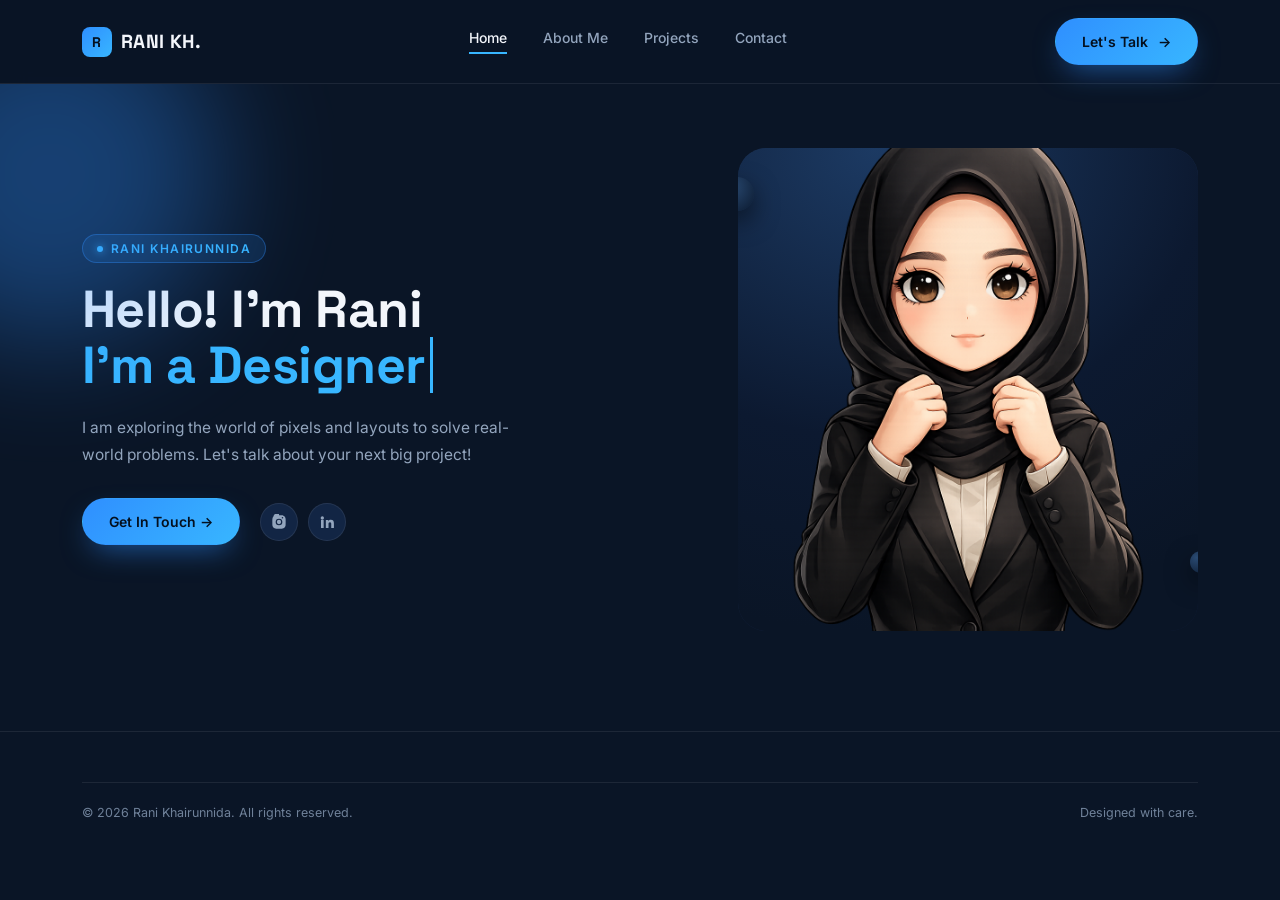
<file: index.html>
<!DOCTYPE html>
<html lang="en">
<head>
<meta charset="UTF-8">
<meta name="viewport" content="width=device-width, initial-scale=1.0">
<title>Rani Khairunnida — UI/UX Designer</title>
<link rel="preconnect" href="https://fonts.googleapis.com">
<link href="https://fonts.googleapis.com/css2?family=Space+Grotesk:wght@500;600;700&family=Inter:wght@400;500;600&display=swap" rel="stylesheet">
<link rel="stylesheet" href="style.css">
</head>
<body>

<header class="site">
  <div class="nav">
    <a href="index.html" class="logo"><span class="logo-mark">R</span>RANI KH.</a>
    <nav class="nav-links">
      <a href="index.html" class="active">Home</a>
      <a href="aboutme.html">About Me</a>
      <a href="project.html">Projects</a>
      <a href="contact.html">Contact</a>
    </nav>
    <div class="nav-cta">
      <a href="contact.html" class="btn btn-primary"><span>Let's Talk</span> &rarr;</a>
      <button class="burger" aria-label="Toggle menu">&#9776;</button>
    </div>
  </div>
</header>

<!-- HERO -->
<section class="hero">
  <div class="blob" style="width:340px;height:340px;background:#2F8FFF;top:-80px;left:-120px;"></div>
  <div class="wrap hero-grid">
    <div>
      <span class="eyebrow">Rani Khairunnida</span>
      <h1>Hello! I'm Rani<br><span class="sub">I'm a Designer<span class="cursor">&nbsp;</span></span></h1>
      <p class="lead">I am exploring the world of pixels and layouts to solve real-world problems. Let's talk about your next big project!</p>
      <div class="hero-actions">
        <a href="contact.html" class="btn btn-primary">Get In Touch &rarr;</a>
        <div class="social-row">
          <a class="social-btn" href="https://instagram.com/rn.dha_?igsh=MWk1MDI5amw3aWQ3Yg==" target="_blank" rel="noopener" aria-label="Instagram">
            <svg width="16" height="16" viewBox="0 0 24 24" fill="currentColor"><path d="M12 2c2.7 0 3.06.01 4.12.06 1.06.05 1.79.22 2.43.47.66.26 1.22.6 1.77 1.16.5.5.87 1.06 1.16 1.77.25.64.42 1.37.47 2.43C22 8.94 22 9.3 22 12s-.01 3.06-.06 4.12c-.05 1.06-.22 1.79-.47 2.43a4.9 4.9 0 0 1-1.16 1.77 4.9 4.9 0 0 1-1.77 1.16c-.64.25-1.37.42-2.43.47C15.06 22 14.7 22 12 22s-3.06-.01-4.12-.06c-1.06-.05-1.79-.22-2.43-.47a4.9 4.9 0 0 1-1.77-1.16 4.9 4.9 0 0 1-1.16-1.77c-.25-.64-.42-1.37-.47-2.43C2 15.06 2 14.7 2 12s.01-3.06.06-4.12c.05-1.06.22-1.79.47-2.43.26-.66.6-1.22 1.16-1.77A4.9 4.9 0 0 1 5.46.52c.64-.25 1.37-.42 2.43-.47C8.94.01 9.3 0 12 0Zm0 5a5 5 0 1 0 0 10 5 5 0 0 0 0-10Zm0 8.2a3.2 3.2 0 1 1 0-6.4 3.2 3.2 0 0 1 0 6.4Zm5.2-8.4a1.17 1.17 0 1 0 0-2.34 1.17 1.17 0 0 0 0 2.34Z"/></svg>
          </a>
          <a class="social-btn" href="https://linkedin.com" target="_blank" rel="noopener" aria-label="LinkedIn">
            <svg width="16" height="16" viewBox="0 0 24 24" fill="currentColor"><path d="M4.98 3.5a2.5 2.5 0 1 1 0 5 2.5 2.5 0 0 1 0-5ZM3 9h4v12H3V9Zm7 0h3.8v1.7h.05c.53-.98 1.83-2 3.76-2 4.02 0 4.76 2.5 4.76 5.75V21h-4v-5.6c0-1.34-.02-3.07-1.9-3.07-1.9 0-2.2 1.44-2.2 2.97V21h-4V9Z"/></svg>
          </a>
        </div>
      </div>
    </div>

    <div class="hero-photo">
      <div class="ring-decor r1"></div>
      <div class="ring-decor r2"></div>
      <div class="photo-frame">
        <img src="chibi menyamping.png" alt="Rani Khairunnida" style="width:100%;height:100%;object-fit:cover;">
      </div>
      <div class="floating-dot" style="width:34px;height:34px;top:6%;left:-4%;"></div>
      <div class="floating-dot" style="width:22px;height:22px;bottom:12%;right:-3%;"></div>
    </div>
  </div>
</section>

<footer class="site">
  <div class="wrap">
    <div class="footer-bottom">
      <span>© 2026 Rani Khairunnida. All rights reserved.</span>
      <span>Designed with care.</span>
    </div>
  </div>
</footer>

<script src="script.js"></script>
<script>renderProjectGrid('home-project-grid', 1, 3);</script>
</body>
</html>
</file>
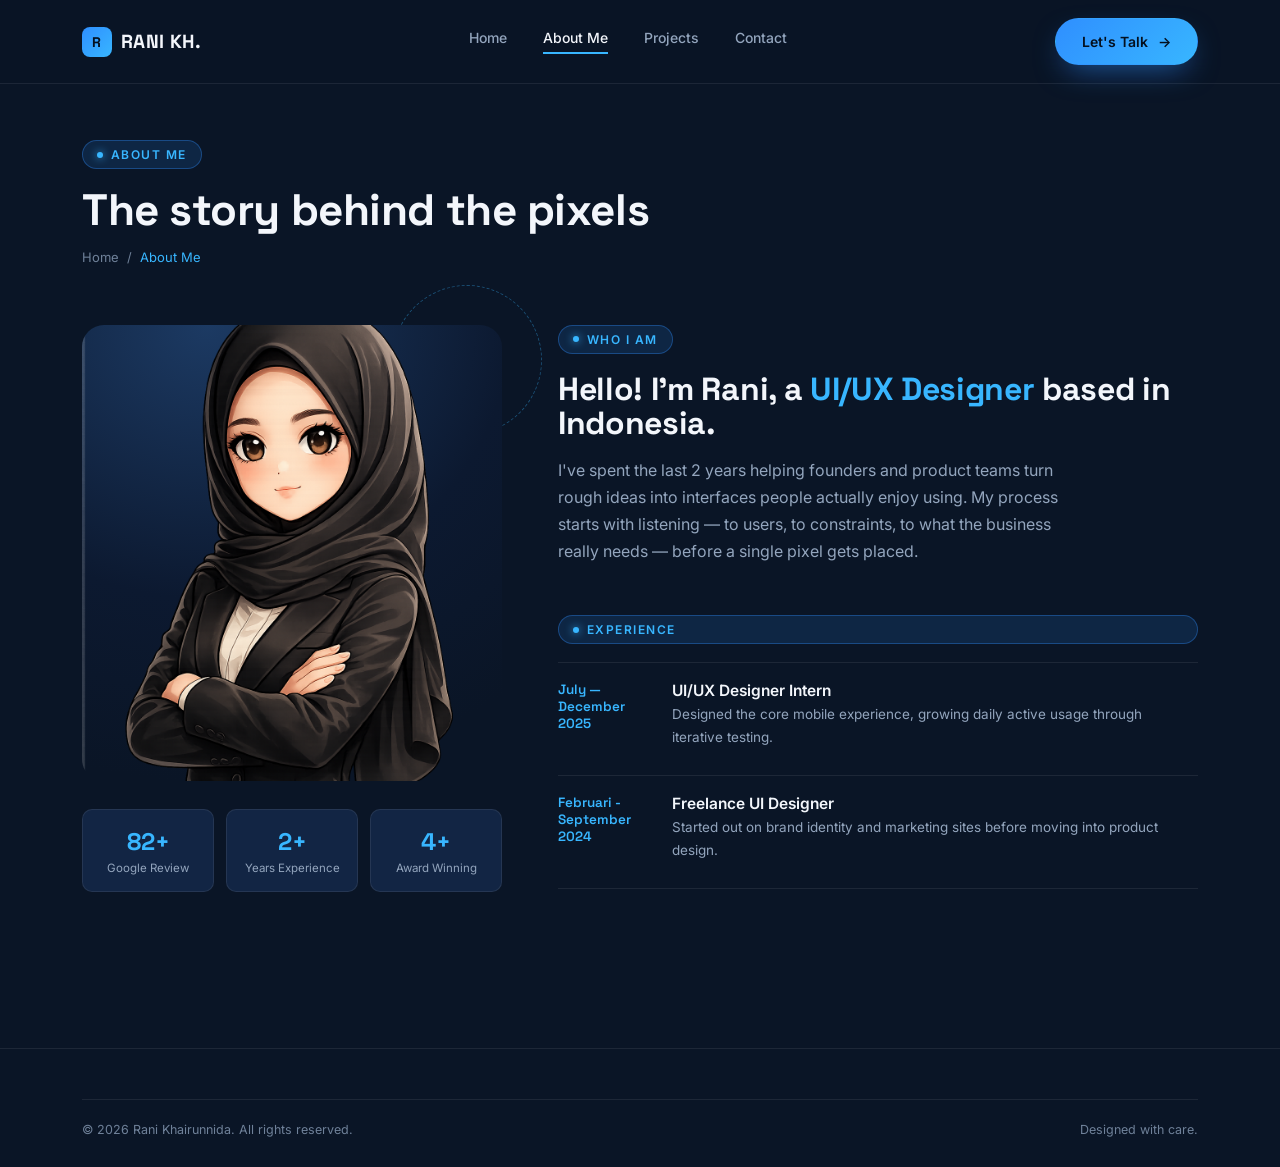
<file: aboutme.html>
<!DOCTYPE html>
<html lang="en">
<head>
<meta charset="UTF-8">
<meta name="viewport" content="width=device-width, initial-scale=1.0">
<title>About Me — Rani Khairunnida</title>
<link rel="preconnect" href="https://fonts.googleapis.com">
<link href="https://fonts.googleapis.com/css2?family=Space+Grotesk:wght@500;600;700&family=Inter:wght@400;500;600&display=swap" rel="stylesheet">
<link rel="stylesheet" href="style.css">
</head>
<body>

<header class="site">
  <div class="nav">
    <a href="index.html" class="logo"><span class="logo-mark">R</span>RANI KH.</a>
    <nav class="nav-links">
      <a href="index.html">Home</a>
      <a href="aboutme.html" class="active">About Me</a>
      <a href="project.html">Projects</a>
      <a href="contact.html">Contact</a>
    </nav>
    <div class="nav-cta">
      <a href="contact.html" class="btn btn-primary"><span>Let's Talk</span> &rarr;</a>
      <button class="burger" aria-label="Toggle menu">&#9776;</button>
    </div>
  </div>
</header>

<section class="page-hero">
  <div class="wrap">
    <span class="eyebrow">About Me</span>
    <h1>The story behind the pixels</h1>
    <div class="breadcrumb"><a href="index.html">Home</a> <span>/</span> <span class="accent">About Me</span></div>
  </div>
</section>

<!-- MAIN ABOUT: photo + stats on left, bio + experience list on right -->
<section style="padding-top:20px;">
  <div class="wrap about-grid" style="align-items:flex-start;">
    <div>
      <div class="about-photo">
        <div class="ring-decor"></div>
        <div class="photo-frame">
          <img src="chibi depan.png" alt="Rani Khairunnida" style="width:100%;height:100%;object-fit:cover;">
        </div>
      </div>
      <div class="about-stats">
        <div class="stat-box"><div class="num">82+</div><div class="lbl">Google Review</div></div>
        <div class="stat-box"><div class="num">2+</div><div class="lbl">Years Experience</div></div>
        <div class="stat-box"><div class="num">4+</div><div class="lbl">Award Winning</div></div>
      </div>
    </div>

    <div class="about-copy">
      <span class="eyebrow">Who I Am</span>
      <h2>Hello! I'm Rani, a <span class="accent">UI/UX Designer</span> based in Indonesia.</h2>
      <p>I've spent the last 2 years helping founders and product teams turn rough ideas into interfaces people actually enjoy using. My process starts with listening — to users, to constraints, to what the business really needs — before a single pixel gets placed.</p>

      <!-- Experience column beside the photo -->
      <div class="exp-list">
        <span class="eyebrow" style="margin-top:20px;">Experience</span>
        <div class="exp-item">
          <span class="exp-year">July — December 2025</span>
          <div>
            <div class="exp-role">UI/UX Designer Intern</div>
            <p class="exp-desc">Designed the core mobile experience, growing daily active usage through iterative testing.</p>
          </div>
        </div>
        <div class="exp-item">
          <span class="exp-year">Februari - September 2024</span>
          <div>
            <div class="exp-role">Freelance UI Designer</div>
            <p class="exp-desc">Started out on brand identity and marketing sites before moving into product design.</p>
          </div>
        </div>
      </div>
    </div>
  </div>
</section>

<footer class="site">
  <div class="wrap">
    <div class="footer-bottom">
      <span>© 2026 Rani Khairunnida. All rights reserved.</span>
      <span>Designed with care.</span>
    </div>
  </div>
</footer>

<script src="script.js"></script>
</body>
</html>
</file>
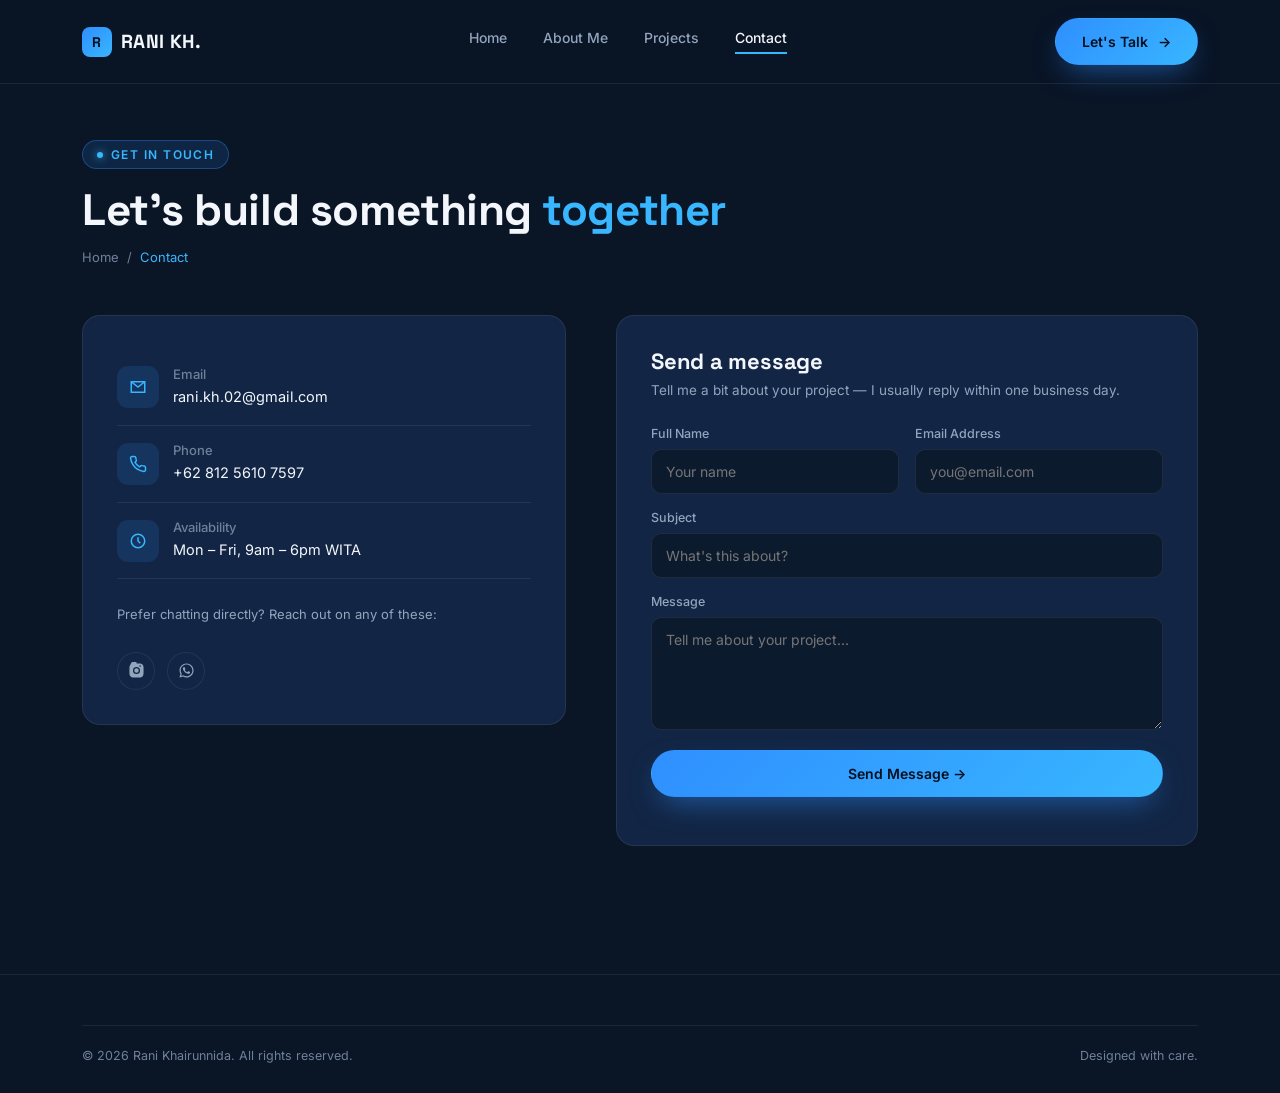
<file: contact.html>
<!DOCTYPE html>
<html lang="en">
<head>
<meta charset="UTF-8">
<meta name="viewport" content="width=device-width, initial-scale=1.0">
<title>Contact — Rani Khairunnida</title>
<link rel="preconnect" href="https://fonts.googleapis.com">
<link href="https://fonts.googleapis.com/css2?family=Space+Grotesk:wght@500;600;700&family=Inter:wght@400;500;600&display=swap" rel="stylesheet">
<link rel="stylesheet" href="style.css">
</head>
<body>

<header class="site">
  <div class="nav">
    <a href="index.html" class="logo"><span class="logo-mark">R</span>RANI KH.</a>
    <nav class="nav-links">
      <a href="index.html">Home</a>
      <a href="aboutme.html">About Me</a>
      <a href="project.html">Projects</a>
      <a href="contact.html" class="active">Contact</a>
    </nav>
    <div class="nav-cta">
      <a href="contact.html" class="btn btn-primary"><span>Let's Talk</span> &rarr;</a>
      <button class="burger" aria-label="Toggle menu">&#9776;</button>
    </div>
  </div>
</header>

<section class="page-hero">
  <div class="wrap">
    <span class="eyebrow">Get In Touch</span>
    <h1>Let's build something <span class="accent">together</span></h1>
    <div class="breadcrumb"><a href="index.html">Home</a> <span>/</span> <span class="accent">Contact</span></div>
  </div>
</section>

<section style="padding-top:10px;">
  <div class="wrap contact-grid">

    <!-- Contact info + socials -->
    <div>
      <div class="contact-info-card">
        <div class="contact-line">
          <div class="icon-box">
            <svg width="18" height="18" viewBox="0 0 24 24" fill="none" stroke="currentColor" stroke-width="2"><path d="M4 4h16v16H4z" opacity="0"/><path d="M3 5h18v14H3z"/><path d="m3 5 9 7 9-7"/></svg>
          </div>
          <div><h5>Email</h5><p>rani.kh.02@gmail.com</p></div>
        </div>
        <div class="contact-line">
          <div class="icon-box">
            <svg width="18" height="18" viewBox="0 0 24 24" fill="none" stroke="currentColor" stroke-width="2"><path d="M22 16.9v3a2 2 0 0 1-2.2 2 19.8 19.8 0 0 1-8.6-3.1 19.5 19.5 0 0 1-6-6A19.8 19.8 0 0 1 2.1 4.2 2 2 0 0 1 4.1 2h3a2 2 0 0 1 2 1.7c.1.9.3 1.8.6 2.7a2 2 0 0 1-.4 2.1L8 9.9a16 16 0 0 0 6 6l1.4-1.3a2 2 0 0 1 2.1-.4c.9.3 1.8.5 2.7.6a2 2 0 0 1 1.8 2Z"/></svg>
          </div>
          <div><h5>Phone</h5><p>+62 812 5610 7597</p></div>
        </div>
        <div class="contact-line">
          <div class="icon-box">
            <svg width="18" height="18" viewBox="0 0 24 24" fill="none" stroke="currentColor" stroke-width="2"><circle cx="12" cy="12" r="9"/><path d="M12 7v5l3 3"/></svg>
          </div>
          <div><h5>Availability</h5><p>Mon – Fri, 9am – 6pm WITA</p></div>
        </div>

        <p style="margin-top:24px;font-size:13px;color:var(--muted);">Prefer chatting directly? Reach out on any of these:</p>
        <div class="social-follow">
          <a class="social-btn" href="https://instagram.com/rn.dha_?igsh=MWk1MDI5amw3aWQ3Yg==" target="_blank" rel="noopener" aria-label="Instagram">
            <svg width="17" height="17" viewBox="0 0 24 24" fill="currentColor"><path d="M12 2c2.7 0 3.06.01 4.12.06 1.06.05 1.79.22 2.43.47.66.26 1.22.6 1.77 1.16.5.5.87 1.06 1.16 1.77.25.64.42 1.37.47 2.43C22 8.94 22 9.3 22 12s-.01 3.06-.06 4.12c-.05 1.06-.22 1.79-.47 2.43a4.9 4.9 0 0 1-1.16 1.77 4.9 4.9 0 0 1-1.77 1.16c-.64.25-1.37.42-2.43.47C15.06 22 14.7 22 12 22s-3.06-.01-4.12-.06c-1.06-.05-1.79-.22-2.43-.47a4.9 4.9 0 0 1-1.77-1.16 4.9 4.9 0 0 1-1.16-1.77c-.25-.64-.42-1.37-.47-2.43C2 15.06 2 14.7 2 12s.01-3.06.06-4.12c.05-1.06.22-1.79.47-2.43.26-.66.6-1.22 1.16-1.77A4.9 4.9 0 0 1 5.46.52c.64-.25 1.37-.42 2.43-.47C8.94.01 9.3 0 12 0Zm0 5a5 5 0 1 0 0 10 5 5 0 0 0 0-10Zm0 8.2a3.2 3.2 0 1 1 0-6.4 3.2 3.2 0 0 1 0 6.4Zm5.2-8.4a1.17 1.17 0 1 0 0-2.34 1.17 1.17 0 0 0 0 2.34Z"/></svg>
          </a>
          <a class="social-btn" href="https://wa.me/6281256107597" target="_blank" rel="noopener" aria-label="WhatsApp">
            <svg width="17" height="17" viewBox="0 0 24 24" fill="currentColor"><path d="M12.04 2C6.58 2 2.13 6.45 2.13 11.91c0 1.75.46 3.45 1.33 4.95L2 22l5.29-1.39a9.9 9.9 0 0 0 4.75 1.21h.01c5.46 0 9.9-4.45 9.9-9.91C21.96 6.45 17.5 2 12.04 2Zm0 18.05h-.01a8.2 8.2 0 0 1-4.19-1.15l-.3-.18-3.14.82.84-3.06-.2-.32a8.17 8.17 0 0 1-1.26-4.35c0-4.53 3.69-8.22 8.26-8.22 2.2 0 4.28.86 5.83 2.42a8.17 8.17 0 0 1 2.42 5.82c0 4.53-3.69 8.22-8.25 8.22Zm4.52-6.16c-.25-.12-1.47-.72-1.7-.81-.23-.08-.39-.12-.56.13-.16.24-.64.81-.78.97-.15.17-.29.19-.53.06-.25-.12-1.05-.39-2-1.23a7.5 7.5 0 0 1-1.38-1.72c-.15-.24-.02-.38.11-.5.11-.11.25-.29.37-.43.13-.15.17-.25.25-.42.08-.16.04-.31-.02-.43-.06-.12-.56-1.35-.77-1.85-.2-.48-.41-.42-.56-.42-.15 0-.31-.02-.48-.02-.16 0-.43.06-.66.31-.22.24-.87.85-.87 2.08 0 1.22.89 2.4 1.02 2.57.12.16 1.75 2.67 4.24 3.75.59.26 1.05.4 1.41.52.59.19 1.13.16 1.55.1.48-.07 1.47-.6 1.67-1.18.21-.58.21-1.07.15-1.18-.06-.1-.23-.16-.48-.28Z"/></svg>
          </a>
        </div>
      </div>
    </div>

    <!-- Contact form -->
    <div class="form-card">
      <h2 style="font-size:22px;margin-bottom:6px;">Send a message</h2>
      <p style="margin-bottom:24px;font-size:13.5px;">Tell me a bit about your project — I usually reply within one business day.</p>
      <form id="contact-form">
        <div class="form-row">
          <div class="field">
            <label for="name">Full Name</label>
            <input type="text" id="name" name="name" placeholder="Your name" required>
          </div>
          <div class="field">
            <label for="email">Email Address</label>
            <input type="email" id="email" name="email" placeholder="you@email.com" required>
          </div>
        </div>
        <div class="field full" style="margin-bottom:16px;">
          <label for="subject">Subject</label>
          <input type="text" id="subject" name="subject" placeholder="What's this about?" required>
        </div>
        <div class="field full" style="margin-bottom:20px;">
          <label for="message">Message</label>
          <textarea id="message" name="message" rows="5" placeholder="Tell me about your project..." required></textarea>
        </div>
        <button type="submit" class="btn btn-primary" style="width:100%;justify-content:center;">Send Message &rarr;</button>
        <p class="form-note"></p>
      </form>
    </div>
  </div>
</section>

<footer class="site">
  <div class="wrap">
    <div class="footer-bottom">
      <span>© 2026 Rani Khairunnida. All rights reserved.</span>
      <span>Designed with care.</span>
    </div>
  </div>
</footer>

<script src="script.js"></script>
<script>setupContactForm();</script>
</body>
</html>
</file>
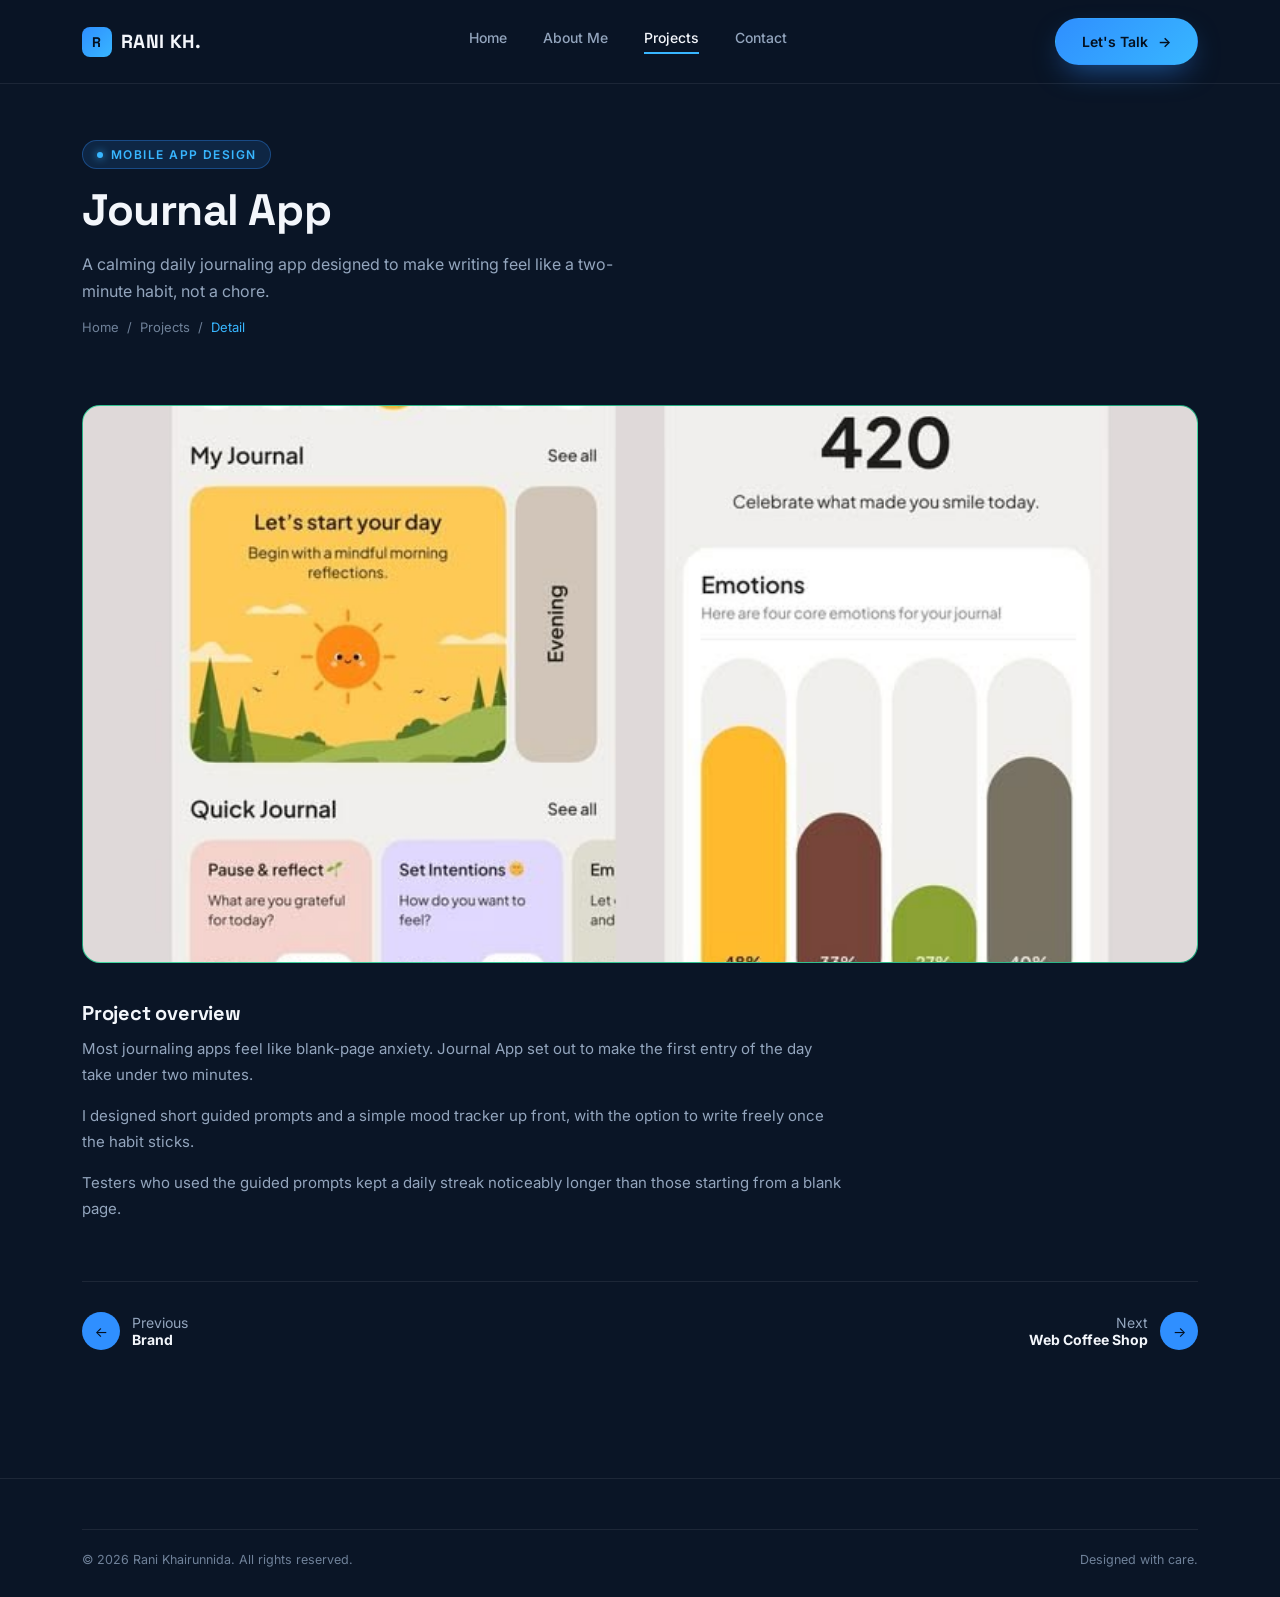
<file: detailproject.html>
<!DOCTYPE html>
<html lang="en">
<head>
<meta charset="UTF-8">
<meta name="viewport" content="width=device-width, initial-scale=1.0">
<title>Project Detail — Rani Khairunnida</title>
<link rel="preconnect" href="https://fonts.googleapis.com">
<link href="https://fonts.googleapis.com/css2?family=Space+Grotesk:wght@500;600;700&family=Inter:wght@400;500;600&display=swap" rel="stylesheet">
<link rel="stylesheet" href="style.css">
</head>
<body id="project-detail">

<header class="site">
  <div class="nav">
    <a href="index.html" class="logo"><span class="logo-mark">R</span>RANI KH.</a>
    <nav class="nav-links">
      <a href="index.html">Home</a>
      <a href="aboutme.html">About Me</a>
      <a href="project.html" class="active">Projects</a>
      <a href="contact.html">Contact</a>
    </nav>
    <div class="nav-cta">
      <a href="contact.html" class="btn btn-primary"><span>Let's Talk</span> &rarr;</a>
      <button class="burger" aria-label="Toggle menu">&#9776;</button>
    </div>
  </div>
</header>

<section class="page-hero">
  <div class="wrap">
    <span class="eyebrow" id="detail-eyebrow">Website Design</span>
    <h1 id="detail-title">Project Title</h1>
    <p style="max-width:560px;margin-top:16px;" id="detail-summary"></p>
    <div class="breadcrumb"><a href="index.html">Home</a> <span>/</span> <a href="project.html">Projects</a> <span>/</span> <span class="accent" id="detail-crumb">Detail</span></div>
  </div>
</section>

<section style="padding-top:0;">
  <div class="wrap">
    <div class="detail-hero-img" id="detail-hero-img">
      <img id="detail-hero-photo" src="" alt="" style="width:100%;height:100%;object-fit:cover;display:block;">
    </div>

    <div class="detail-body" id="detail-body"></div>

    <div class="prev-next">
      <a class="pn-link" id="prev-link" href="#">
        <span class="btn-arrow" style="transform:scaleX(-1);">&rarr;</span>
        <span>Previous<br><strong id="prev-title" style="color:var(--ink);"></strong></span>
      </a>
      <a class="pn-link" id="next-link" href="#" style="text-align:right;flex-direction:row-reverse;">
        <span class="btn-arrow">&rarr;</span>
        <span>Next<br><strong id="next-title" style="color:var(--ink);"></strong></span>
      </a>
    </div>
  </div>
</section>

<footer class="site">
  <div class="wrap">
    <div class="footer-bottom">
      <span>© 2026 Rani Khairunnida. All rights reserved.</span>
      <span>Designed with care.</span>
    </div>
  </div>
</footer>

<script src="script.js"></script>
<script>renderProjectDetail();</script>
</body>
</html>
</file>
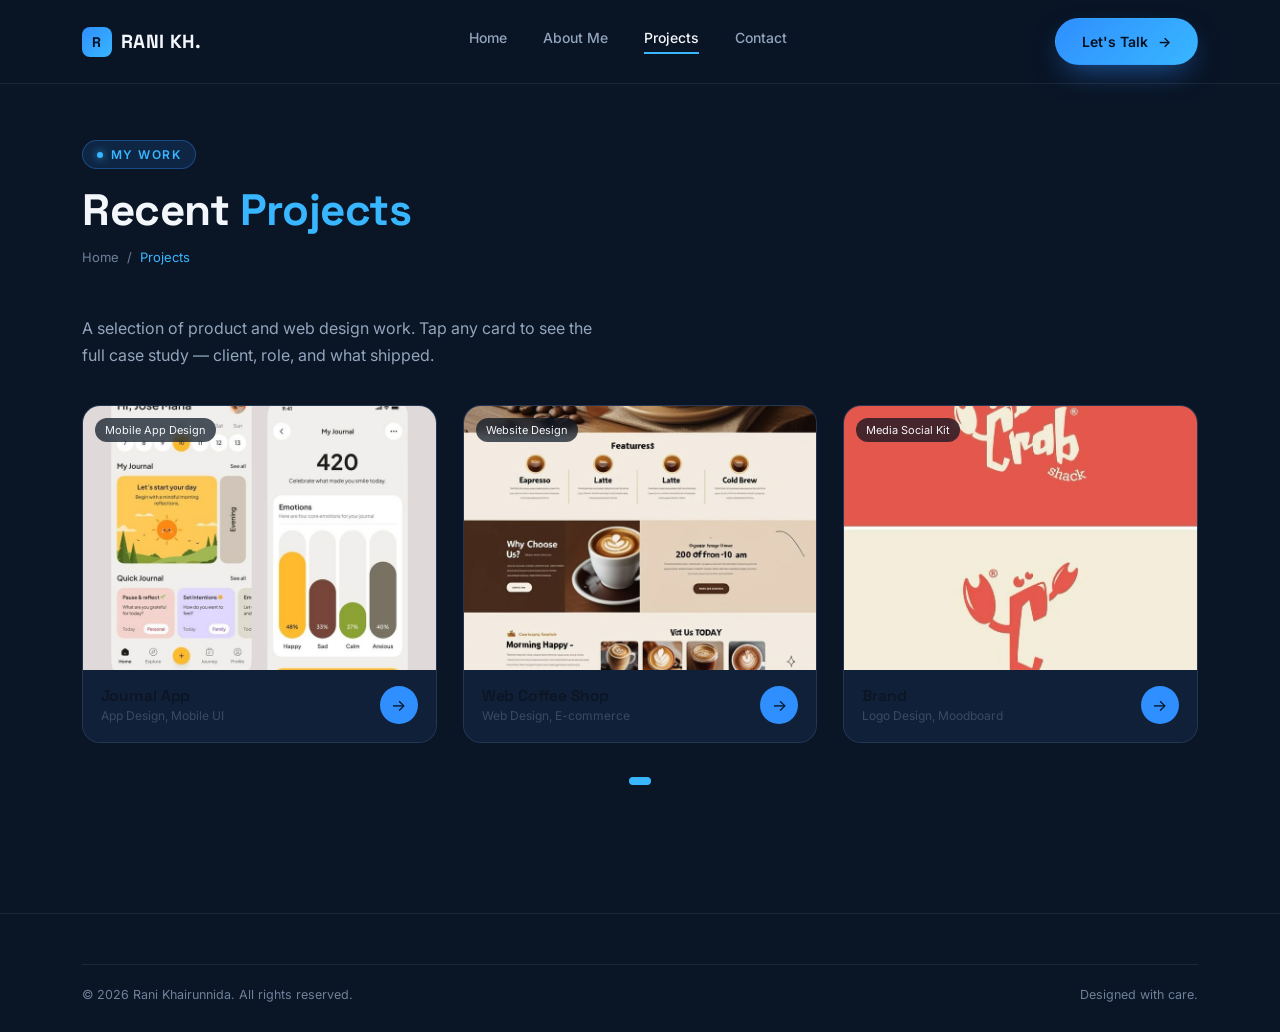
<file: project.html>
<!DOCTYPE html>
<html lang="en">
<head>
<meta charset="UTF-8">
<meta name="viewport" content="width=device-width, initial-scale=1.0">
<title>Projects — Rani Khairunnida</title>
<link rel="preconnect" href="https://fonts.googleapis.com">
<link href="https://fonts.googleapis.com/css2?family=Space+Grotesk:wght@500;600;700&family=Inter:wght@400;500;600&display=swap" rel="stylesheet">
<link rel="stylesheet" href="style.css">
</head>
<body>

<header class="site">
  <div class="nav">
    <a href="index.html" class="logo"><span class="logo-mark">R</span>RANI KH.</a>
    <nav class="nav-links">
      <a href="index.html">Home</a>
      <a href="aboutme.html">About Me</a>
      <a href="project.html" class="active">Projects</a>
      <a href="contact.html">Contact</a>
    </nav>
    <div class="nav-cta">
      <a href="contact.html" class="btn btn-primary"><span>Let's Talk</span> &rarr;</a>
      <button class="burger" aria-label="Toggle menu">&#9776;</button>
    </div>
  </div>
</header>

<section class="page-hero">
  <div class="wrap">
    <span class="eyebrow">My Work</span>
    <h1>Recent <span class="accent">Projects</span></h1>
    <div class="breadcrumb"><a href="index.html">Home</a> <span>/</span> <span class="accent">Projects</span></div>
  </div>
</section>

<section style="padding-top:10px;">
  <div class="wrap">
    <p style="max-width:520px;margin-bottom:36px;">A selection of product and web design work. Tap any card to see the full case study — client, role, and what shipped.</p>
    <div class="project-grid" id="all-project-grid"></div>
    <div class="dots" id="project-dots"></div>
  </div>
</section>

<footer class="site">
  <div class="wrap">
    <div class="footer-bottom">
      <span>© 2026 Rani Khairunnida. All rights reserved.</span>
      <span>Designed with care.</span>
    </div>
  </div>
</footer>

<script src="script.js"></script>
<script>
  renderProjectGrid('all-project-grid', 1, 3);
  setupProjectPager('all-project-grid', 'project-dots', 3);
</script>
</body>
</html>
</file>
<file: style.css>
/* ===================================================
   JENNA — Personal Portfolio
   Palette: deep navy / electric blue / cool grey text
   Type: Space Grotesk (display) + Inter (body)
=================================================== */

:root{
  --bg:            #0A1526;
  --bg-alt:        #0D1D33;
  --bg-strip:      #0F2440;
  --card:          #122544;
  --card-soft:     #14284A;
  --line:          rgba(255,255,255,0.08);
  --blue:          #2F8FFF;
  --blue-2:        #38B6FF;
  --blue-dim:      rgba(47,143,255,0.14);
  --ink:           #F3F6FB;
  --muted:         #93A5BD;
  --muted-2:       #6F8199;
  --radius:        18px;
  --radius-sm:     10px;
  --maxw:          1180px;
  --shadow:        0 20px 50px -20px rgba(0,0,0,0.55);
}

*{box-sizing:border-box;}
html{scroll-behavior:smooth;}
body{
  margin:0;
  background:var(--bg);
  color:var(--ink);
  font-family:'Inter',sans-serif;
  -webkit-font-smoothing:antialiased;
  overflow-x:hidden;
}
h1,h2,h3,h4{
  font-family:'Space Grotesk',sans-serif;
  margin:0;
  line-height:1.08;
  letter-spacing:-0.01em;
}
p{margin:0;color:var(--muted);line-height:1.7;}
a{color:inherit;text-decoration:none;}
img{max-width:100%;display:block;}
ul{margin:0;padding:0;list-style:none;}
button{font-family:inherit;cursor:pointer;}
:focus-visible{outline:2px solid var(--blue-2);outline-offset:3px;}

.wrap{max-width:var(--maxw);margin:0 auto;padding:0 32px;}
@media(max-width:640px){.wrap{padding:0 20px;}}

.eyebrow{
  display:inline-flex;align-items:center;gap:8px;
  font-size:12px;font-weight:600;letter-spacing:.12em;text-transform:uppercase;
  color:var(--blue-2);
  background:var(--blue-dim);
  border:1px solid rgba(47,143,255,0.35);
  padding:6px 14px;border-radius:999px;
  margin-bottom:18px;
}
.eyebrow::before{content:'';width:6px;height:6px;border-radius:50%;background:var(--blue-2);box-shadow:0 0 8px var(--blue-2);}

.accent{color:var(--blue-2);}

/* ---------- Buttons ---------- */
.btn{
  display:inline-flex;align-items:center;gap:10px;
  padding:14px 26px;border-radius:999px;
  font-weight:600;font-size:14px;
  border:1px solid transparent;
  transition:transform .25s ease, box-shadow .25s ease, background .25s ease;
}
.btn-primary{
  background:linear-gradient(135deg,var(--blue),var(--blue-2));
  color:#04101F;
  box-shadow:0 12px 30px -10px rgba(47,143,255,0.6);
}
.btn-primary:hover{transform:translateY(-2px);box-shadow:0 16px 36px -8px rgba(47,143,255,0.75);}
.btn-ghost{
  background:transparent;border-color:var(--line);color:var(--ink);
}
.btn-ghost:hover{border-color:var(--blue-2);color:var(--blue-2);}
.btn-arrow{
  width:38px;height:38px;border-radius:50%;
  background:var(--blue);color:#04101F;
  display:inline-flex;align-items:center;justify-content:center;
  flex-shrink:0;transition:transform .3s ease, background .3s ease;
}

/* ---------- Header / Nav ---------- */
header.site{
  position:sticky;top:0;z-index:100;
  background:rgba(10,21,38,0.85);
  backdrop-filter:blur(14px);
  border-bottom:1px solid var(--line);
}
.nav{
  max-width:var(--maxw);margin:0 auto;padding:18px 32px;
  display:flex;align-items:center;justify-content:space-between;
}
.logo{
  display:flex;align-items:center;gap:9px;
  font-family:'Space Grotesk',sans-serif;font-weight:700;font-size:19px;letter-spacing:.02em;
}
.logo-mark{
  width:30px;height:30px;border-radius:8px;
  background:linear-gradient(135deg,var(--blue),var(--blue-2));
  display:flex;align-items:center;justify-content:center;
  color:#04101F;font-weight:800;font-size:14px;
}
.nav-links{display:flex;align-items:center;gap:36px;}
.nav-links a{
  font-size:14px;font-weight:500;color:var(--muted);
  padding-bottom:6px;border-bottom:2px solid transparent;
  transition:color .2s ease, border-color .2s ease;
}
.nav-links a:hover,.nav-links a.active{color:var(--ink);border-color:var(--blue-2);}
.nav-cta{display:flex;align-items:center;gap:18px;}
.burger{display:none;background:none;border:1px solid var(--line);border-radius:8px;width:42px;height:42px;color:var(--ink);}

@media(max-width:860px){
  .nav-links{
    position:fixed;inset:66px 16px auto 16px;
    background:var(--bg-alt);border:1px solid var(--line);border-radius:16px;
    flex-direction:column;align-items:flex-start;padding:20px;gap:14px;
    transform:translateY(-12px);opacity:0;pointer-events:none;
    transition:all .25s ease;box-shadow:var(--shadow);
  }
  .nav-links.open{transform:translateY(0);opacity:1;pointer-events:auto;}
  .burger{display:flex;align-items:center;justify-content:center;}
  .nav-cta .btn-primary span{display:none;}
}

/* ---------- Decorative rings ---------- */
.ring-decor{position:absolute;border-radius:50%;border:1px dashed rgba(56,182,255,0.35);pointer-events:none;}
.blob{position:absolute;border-radius:50%;filter:blur(60px);opacity:.35;pointer-events:none;}

/* ---------- Hero ---------- */
.hero{position:relative;padding:64px 0 60px;overflow:hidden;}
.hero-grid{
  display:grid;grid-template-columns:1fr 460px;gap:40px;align-items:center;
}
.hero h1{font-size:clamp(34px,5vw,52px);font-weight:700;}
.hero .sub{font-size:clamp(34px,5vw,52px);font-weight:700;color:var(--blue-2);}
.cursor{display:inline-block;width:3px;background:var(--blue-2);animation:blink 1s steps(1) infinite;margin-left:4px;}
@keyframes blink{50%{opacity:0;}}
.hero p.lead{margin:22px 0 30px;max-width:440px;font-size:15.5px;}
.hero-actions{display:flex;align-items:center;gap:20px;flex-wrap:wrap;}
.social-row{display:flex;gap:10px;}
.social-btn{
  width:38px;height:38px;border-radius:50%;
  display:flex;align-items:center;justify-content:center;
  background:var(--card);border:1px solid var(--line);color:var(--muted);
  transition:all .25s ease;
}
.social-btn:hover{background:var(--blue);color:#04101F;border-color:var(--blue);transform:translateY(-3px);}

.hero-photo{position:relative;aspect-ratio:1/1.05;border-radius:28px;overflow:hidden;
  background:linear-gradient(160deg,#16294a,#0c1830);
}
.photo-frame{
  position:relative;width:100%;height:100%;border-radius:28px;overflow:hidden;
  background:radial-gradient(120% 100% at 30% 0%,#1c3a63 0%,#0c1930 60%,#0a1526 100%);
  display:flex;align-items:flex-end;justify-content:center;
}
.silhouette{width:78%;opacity:.95;}
.hero-photo .ring-decor.r1{width:130%;height:130%;top:-15%;left:-15%;animation:spin 40s linear infinite;}
.hero-photo .ring-decor.r2{width:105%;height:105%;top:-2%;left:-2%;border-color:rgba(47,143,255,0.2);animation:spin 60s linear infinite reverse;}
@keyframes spin{to{transform:rotate(360deg);}}
.floating-dot{position:absolute;border-radius:50%;background:radial-gradient(circle at 30% 30%,#2a4a72,#0b1a30);box-shadow:0 10px 25px rgba(0,0,0,.5);}

/* ---------- Marquee ---------- */
.marquee-strip{background:var(--bg-strip);border-top:1px solid var(--line);border-bottom:1px solid var(--line);padding:26px 0;overflow:hidden;}
.marquee-track{display:flex;gap:64px;width:max-content;animation:scroll 26s linear infinite;}
.marquee-track span{
  display:flex;align-items:center;gap:8px;font-family:'Space Grotesk',sans-serif;
  font-weight:600;font-size:18px;color:var(--muted-2);white-space:nowrap;
}
.marquee-track span b{color:var(--ink);}
@keyframes scroll{from{transform:translateX(0);}to{transform:translateX(-50%);}}

/* ---------- Section shell ---------- */
section{padding:88px 0;position:relative;}
.section-head{margin-bottom:44px;max-width:600px;}
.section-head h2{font-size:clamp(26px,3.4vw,36px);font-weight:700;}

/* ---------- About block (home preview + about page) ---------- */
.about-grid{display:grid;grid-template-columns:420px 1fr;gap:56px;align-items:center;}
.about-photo{position:relative;}
.about-photo .photo-frame{aspect-ratio:.92/1;border-radius:22px;}
.about-photo .ring-decor{width:150px;height:150px;top:-40px;right:-40px;animation:spin 30s linear infinite;}
.about-stats{display:grid;grid-template-columns:repeat(3,1fr);gap:12px;margin:28px 0;}
.stat-box{background:var(--card);border:1px solid var(--line);border-radius:var(--radius-sm);padding:16px 10px;text-align:center;}
.stat-box .num{font-family:'Space Grotesk',sans-serif;font-weight:700;font-size:24px;color:var(--blue-2);}
.stat-box .lbl{font-size:11.5px;color:var(--muted);margin-top:4px;}
.about-copy h2{margin-bottom:16px;font-size:clamp(24px,3.2vw,32px);}
.about-copy p{margin-bottom:8px;max-width:520px;}

/* Experience list (about page) */
.exp-list{margin-top:30px;display:flex;flex-direction:column;gap:0;}
.exp-item{
  display:grid;grid-template-columns:96px 1fr;gap:18px;
  padding:18px 0;border-top:1px solid var(--line);
}
.exp-item:last-child{border-bottom:1px solid var(--line);}
.exp-year{font-family:'Space Grotesk',sans-serif;color:var(--blue-2);font-weight:600;font-size:13.5px;}
.exp-role{font-weight:600;font-size:15.5px;color:var(--ink);margin-bottom:3px;}
.exp-org{font-size:13px;color:var(--muted-2);margin-bottom:6px;}
.exp-desc{font-size:13.5px;}

/* ---------- Projects ---------- */
.project-grid{display:grid;grid-template-columns:repeat(3,1fr);gap:26px;}
.project-card{
  background:var(--card);border-radius:var(--radius);overflow:hidden;border:1px solid var(--line);
  display:flex;flex-direction:column;transition:transform .3s ease, border-color .3s ease;
}
.project-card:hover{transform:translateY(-6px);border-color:rgba(47,143,255,0.4);}
.project-thumb{aspect-ratio:16/12;position:relative;overflow:hidden;}
.project-thumb .tag{position:absolute;top:12px;left:12px;background:rgba(4,16,31,.7);backdrop-filter:blur(4px);
  font-size:11px;padding:5px 10px;border-radius:999px;color:var(--ink);}
.project-body{padding:16px 18px 18px;display:flex;align-items:center;justify-content:space-between;gap:12px;background:#0F2038;}
.project-body h4{font-size:15.5px;font-weight:600;color:#0d1524;}
.project-info h4{color:var(--ink);}
.project-body .meta{font-size:12px;color:var(--muted-2);margin-top:3px;}
.project-info{display:flex;flex-direction:column;}

.dots{display:flex;justify-content:center;gap:8px;margin-top:34px;}
.dot{width:8px;height:8px;border-radius:50%;background:var(--line);transition:.25s;cursor:pointer;border:none;}
.dot.active{width:22px;border-radius:6px;background:var(--blue-2);}

/* ---------- Services ---------- */
.service-grid{display:grid;grid-template-columns:repeat(4,1fr);gap:20px;}
.service-card{
  background:var(--card);border:1px solid var(--line);border-radius:var(--radius);
  padding:26px 20px;transition:all .3s ease;
}
.service-card:hover{background:var(--card-soft);border-color:rgba(47,143,255,0.4);transform:translateY(-4px);}
.service-icon{
  width:46px;height:46px;border-radius:12px;background:var(--blue-dim);
  display:flex;align-items:center;justify-content:center;margin-bottom:16px;color:var(--blue-2);
}
.service-card h4{font-size:15.5px;margin-bottom:8px;}
.service-card p{font-size:13px;}

/* ---------- CTA band ---------- */
.cta-band{
  background:linear-gradient(120deg,#0d2a4d,#0a1a32);
  border:1px solid var(--line);border-radius:26px;
  padding:56px 48px;display:flex;align-items:center;justify-content:space-between;gap:30px;flex-wrap:wrap;
  position:relative;overflow:hidden;
}
.cta-band h3{font-size:clamp(22px,3vw,30px);max-width:480px;}

/* ---------- Footer ---------- */
footer.site{border-top:1px solid var(--line);padding:50px 0 30px;margin-top:40px;}
.footer-grid{display:flex;justify-content:space-between;gap:30px;flex-wrap:wrap;padding-bottom:30px;}
.footer-col h5{font-size:13px;color:var(--ink);margin-bottom:14px;letter-spacing:.05em;text-transform:uppercase;}
.footer-col a,.footer-col p{font-size:13.5px;color:var(--muted);display:block;margin-bottom:9px;}
.footer-col a:hover{color:var(--blue-2);}
.footer-bottom{border-top:1px solid var(--line);padding-top:22px;display:flex;justify-content:space-between;flex-wrap:wrap;gap:10px;font-size:12.5px;color:var(--muted-2);}

/* ---------- Page hero (inner pages) ---------- */
.page-hero{padding:56px 0 40px;text-align:left;position:relative;}
.page-hero h1{font-size:clamp(30px,4.2vw,44px);}
.breadcrumb{display:flex;gap:8px;align-items:center;font-size:13px;color:var(--muted-2);margin-top:14px;}
.breadcrumb .accent{color:var(--blue-2);}

/* ---------- Contact ---------- */
.contact-grid{display:grid;grid-template-columns:1fr 1.15fr;gap:50px;}
.contact-info-card{background:var(--card);border:1px solid var(--line);border-radius:var(--radius);padding:34px;}
.contact-line{display:flex;gap:14px;align-items:center;padding:16px 0;border-bottom:1px solid var(--line);}
.contact-line:last-of-type{border-bottom:none;}
.contact-line h5{
  font-size:13px;
  color:var(--muted-2);
  margin:0 0 3px 0;   /* ganti dari margin-bottom:3px jadi ini */
  font-weight:500;
}
.icon-box{width:42px;height:42px;border-radius:11px;background:var(--blue-dim);color:var(--blue-2);display:flex;align-items:center;justify-content:center;flex-shrink:0;}
.contact-line h5{font-size:13px;color:var(--muted-2);margin-bottom:3px;font-weight:500;}
.contact-line p{color:var(--ink);font-size:14.5px;}
.social-follow{display:flex;gap:12px;margin-top:26px;}

.form-card{background:var(--card);border:1px solid var(--line);border-radius:var(--radius);padding:34px;}
.form-row{display:grid;grid-template-columns:1fr 1fr;gap:16px;margin-bottom:16px;}
.field{display:flex;flex-direction:column;gap:8px;}
.field.full{grid-column:1/-1;}
.field label{font-size:12.5px;color:var(--muted);font-weight:500;}
.field input,.field textarea{
  background:#0C1A2E;border:1px solid var(--line);border-radius:10px;padding:13px 14px;
  color:var(--ink);font-family:inherit;font-size:14px;resize:vertical;
}
.field input:focus,.field textarea:focus{border-color:var(--blue-2);outline:none;}
.form-note{font-size:12px;color:var(--muted-2);margin-top:14px;}

.map-strip{margin-top:60px;border-radius:var(--radius);overflow:hidden;border:1px solid var(--line);height:280px;
  background:linear-gradient(120deg,#0d1f38,#0a1526);display:flex;align-items:center;justify-content:center;color:var(--muted-2);font-size:13px;}

/* ---------- Project detail page ---------- */
.detail-hero-img{border-radius:var(--radius);overflow:hidden;aspect-ratio:16/8;margin:30px 0 40px;border:1px solid var(--line);}
.detail-meta{display:grid;grid-template-columns:repeat(4,1fr);gap:16px;margin-bottom:40px;}
.detail-meta .m{background:var(--card);border:1px solid var(--line);border-radius:var(--radius-sm);padding:16px;}
.detail-meta .m h5{font-size:11.5px;color:var(--muted-2);text-transform:uppercase;letter-spacing:.06em;margin-bottom:6px;}
.detail-meta .m p{color:var(--ink);font-size:14px;}
.detail-body{max-width:760px;}
.detail-body p{margin-bottom:16px;font-size:15px;}
.detail-body h3{margin:30px 0 12px;font-size:20px;color:var(--ink);}
.prev-next{display:flex;justify-content:space-between;margin-top:60px;padding-top:30px;border-top:1px solid var(--line);gap:20px;flex-wrap:wrap;}
.pn-link{display:flex;align-items:center;gap:12px;font-size:14px;color:var(--muted);}
.pn-link:hover{color:var(--blue-2);}

/* ---------- Responsive ---------- */
@media(max-width:980px){
  .hero-grid{grid-template-columns:1fr;}
  .hero-photo{max-width:420px;margin:0 auto;order:-1;}
  .about-grid{grid-template-columns:1fr;}
  .project-grid{grid-template-columns:repeat(2,1fr);}
  .service-grid{grid-template-columns:repeat(2,1fr);}
  .contact-grid{grid-template-columns:1fr;}
  .detail-meta{grid-template-columns:repeat(2,1fr);}
}
@media(max-width:600px){
  .project-grid{grid-template-columns:1fr;}
  .service-grid{grid-template-columns:1fr;}
  .form-row{grid-template-columns:1fr;}
  .footer-grid{flex-direction:column;}
  .cta-band{flex-direction:column;text-align:center;padding:40px 26px;}
}
</file>
